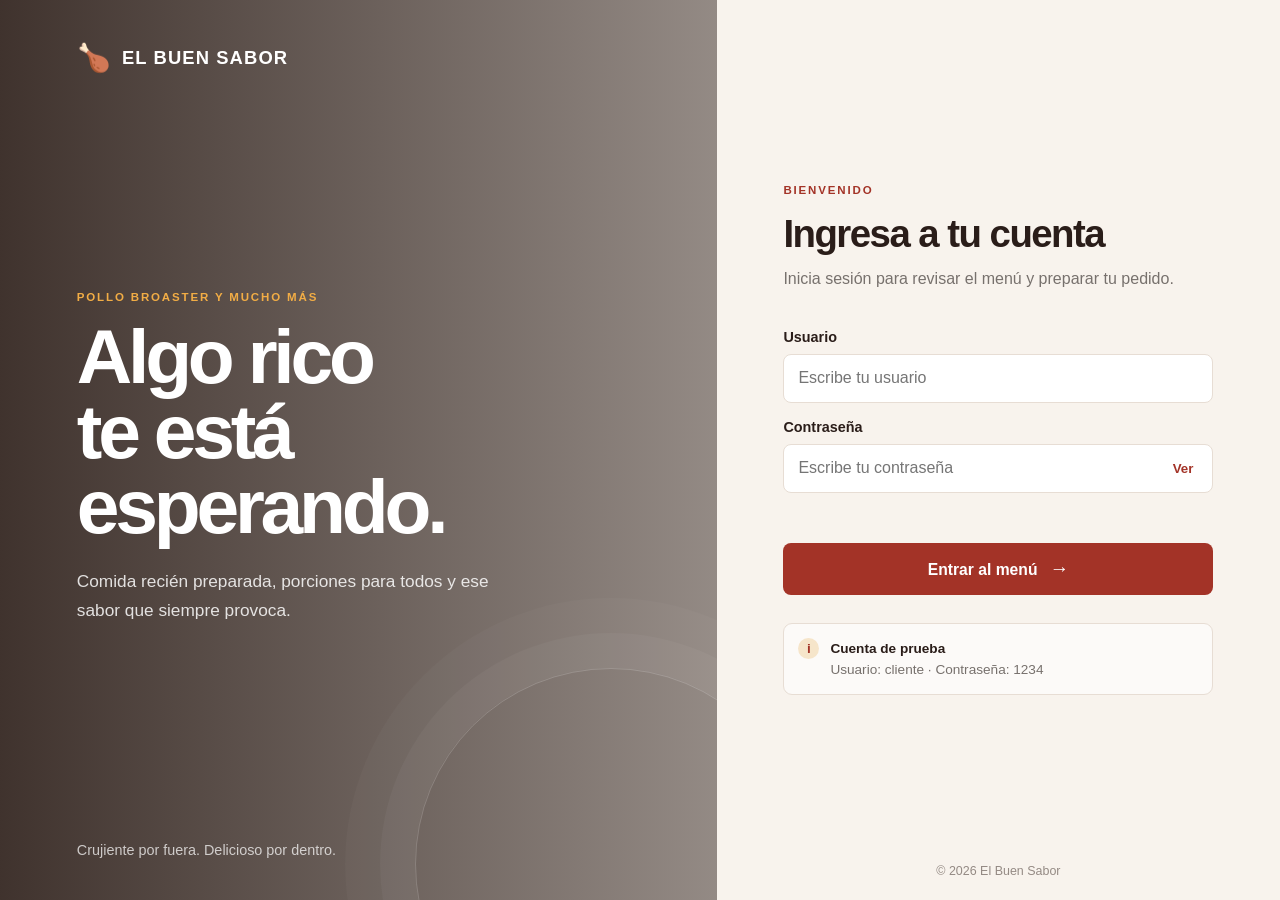
<file: index.html>
<!DOCTYPE html>
<html lang="es">
<head>
    <meta charset="UTF-8">
    <meta name="viewport" content="width=device-width, initial-scale=1">
    <meta name="theme-color" content="#251b18">
    <title>El Buen Sabor | Iniciar sesión</title>
    <link rel="stylesheet" href="css/stylelogin.css">
</head>
<body>
    <main class="login">
        <section class="login__presentacion">
            <div class="marca">
                <span class="marca__icono">🍗</span>
                <span>EL BUEN SABOR</span>
            </div>
            <div class="presentacion__texto">
                <p class="etiqueta">POLLO BROASTER Y MUCHO MÁS</p>
                <h1>Algo rico<br>te está esperando.</h1>
                <p>Comida recién preparada, porciones para todos y ese sabor que siempre provoca.</p>
            </div>
            <p class="presentacion__pie">
                Crujiente por fuera. Delicioso por dentro.
            </p>
        </section>
        <section class="login__panel">
            <div class="panel__contenido">
                <div class="panel__marca-movil">🍗 EL BUEN SABOR</div>
                <p class="etiqueta etiqueta--oscura">BIENVENIDO</p>
                <h2>Ingresa a tu cuenta</h2>
                <p class="panel__descripcion">
                    Inicia sesión para revisar el menú y preparar tu pedido.
                </p>
                <form id="formLogin" novalidate>
                    <label for="usuario">Usuario</label>
                    <input
                        type="text"
                        id="usuario"
                        name="usuario"
                        placeholder="Escribe tu usuario"
                        autocomplete="username"
                        required
                    >
                    <label for="clave">Contraseña</label>
                    <div class="campo-clave">
                        <input
                            type="password"
                            id="clave"
                            name="clave"
                            placeholder="Escribe tu contraseña"
                            autocomplete="current-password"
                            required
                        >
                        <button type="button" id="verClave">
                            Ver
                        </button>
                    </div>
                    <p id="mensaje" class="mensaje" role="alert"></p>
                    <button type="submit" class="boton-principal">
                        Entrar al menú <span>→</span>
                    </button>
                </form>
                <div class="datos-demo">
                    <span class="datos-demo__icono">i</span>
                    <p>
                        <strong>Cuenta de prueba</strong><br>
                        Usuario: cliente · Contraseña: 1234
                    </p>
                </div>
            </div>
            <footer class="login__footer">
                © 2026 El Buen Sabor
            </footer>
        </section>
    </main>
    <script src="js/scriptlogin.js"></script>
</body>
</html>
</file>
<file: css/stylelogin.css>
:root {
    --rojo: #a33327;
    --rojo-oscuro: #7e261e;
    --naranja: #f2ad45;
    --tinta: #2a1d19;
    --crema: #f8f3ed;
    --blanco: #ffffff;
    --gris: #77716d;
    --borde: #e7ddd4;
}
* {
    box-sizing: border-box;
    margin: 0;
    padding: 0;
}
body {
    min-height: 100vh;
    font-family: Arial, Helvetica, sans-serif;
    color: var(--tinta);
    background: var(--crema);
}
.login {
    min-height: 100vh;
    display: grid;
    grid-template-columns: 1.12fr .88fr;
}
.login__presentacion {
    position: relative;
    min-height: 700px;
    padding: 42px clamp(28px, 6vw, 88px);
    display: flex;
    flex-direction: column;
    justify-content: space-between;
    color: var(--blanco);
    overflow: hidden;
    background:
        linear-gradient(90deg, rgba(38,24,19,.88), rgba(38,24,19,.48)),
        url("https://images.unsplash.com/photo-1626082927389-6cd097cdc6ec?auto=format&fit=crop&w=1600&q=85") center/cover;
}
.login__presentacion::after {
    content: "";
    position: absolute;
    right: -90px;
    bottom: -160px;
    width: 390px;
    height: 390px;
    border: 1px solid rgba(255,255,255,.18);
    border-radius: 50%;
    box-shadow: 0 0 0 35px rgba(255,255,255,.035),
                0 0 0 70px rgba(255,255,255,.025);
    pointer-events: none;
}
.marca,
.footer__marca,
.panel__marca-movil {
    display: flex;
    align-items: center;
    gap: 10px;
    font-weight: 900;
    letter-spacing: .06em;
}
.marca {
    font-size: 1.15rem;
    position: relative;
    z-index: 1;
}
.marca__icono {
    font-size: 1.7rem;
}
.presentacion__texto {
    max-width: 570px;
    position: relative;
    z-index: 1;
    margin: 50px 0;
}
.etiqueta {
    color: var(--naranja);
    font-size: .72rem;
    font-weight: 800;
    letter-spacing: .16em;
    margin-bottom: 16px;
}
.presentacion__texto h1 {
    font-size: clamp(3rem, 6vw, 5.6rem);
    line-height: .98;
    letter-spacing: -.055em;
    margin-bottom: 22px;
}
.presentacion__texto h1 em {
    color: var(--naranja);
    font-style: normal;
}
.presentacion__texto > p:last-child {
    max-width: 420px;
    color: rgba(255,255,255,.84);
    font-size: 1.08rem;
    line-height: 1.7;
}
.presentacion__pie {
    color: rgba(255,255,255,.72);
    font-size: .9rem;
    position: relative;
    z-index: 1;
}
.login__panel {
    min-height: 100vh;
    padding: 35px clamp(25px, 5vw, 75px) 22px;
    display: flex;
    flex-direction: column;
    justify-content: center;
    background: var(--crema);
}
.panel__contenido {
    width: 100%;
    max-width: 430px;
    margin: auto;
}
.panel__marca-movil {
    display: none;
    color: var(--rojo);
    margin-bottom: 44px;
}
.etiqueta--oscura {
    color: var(--rojo);
}
.login__panel h2 {
    font-size: clamp(1.9rem, 3vw, 2.45rem);
    letter-spacing: -.04em;
    margin-bottom: 10px;
}
.panel__descripcion {
    color: var(--gris);
    line-height: 1.6;
    margin-bottom: 30px;
}
form {
    display: flex;
    flex-direction: column;
    gap: 9px;
}
label {
    font-size: .9rem;
    font-weight: 700;
    margin-top: 7px;
}
input {
    width: 100%;
    min-height: 49px;
    padding: 12px 14px;
    border: 1px solid var(--borde);
    border-radius: 8px;
    background: var(--blanco);
    color: var(--tinta);
    font: inherit;
}
input:focus {
    outline: 3px solid rgba(242,173,69,.28);
    border-color: var(--rojo);
}
.campo-clave {
    position: relative;
}
.campo-clave input {
    padding-right: 75px;
}
.campo-clave button {
    position: absolute;
    top: 50%;
    right: 13px;
    transform: translateY(-50%);
    border: 0;
    background: none;
    color: var(--rojo);
    font-weight: 800;
    cursor: pointer;
    padding: 7px;
}
.mensaje {
    min-height: 20px;
    margin-top: 5px;
    color: var(--rojo);
    font-size: .88rem;
}
.mensaje.ok {
    color: #247447;
}
.boton-principal {
    width: 100%;
    min-height: 52px;
    margin-top: 7px;
    padding: 13px 18px;
    border: 0;
    border-radius: 8px;
    background: var(--rojo);
    color: var(--blanco);
    font-size: .98rem;
    font-weight: 800;
    cursor: pointer;
    transition: background .2s, transform .2s;
}
.boton-principal span {
    font-size: 1.2rem;
    margin-left: 8px;
}
.boton-principal:hover {
    background: var(--rojo-oscuro);
    transform: translateY(-1px);
}
.datos-demo {
    display: flex;
    align-items: flex-start;
    gap: 11px;
    margin-top: 28px;
    padding: 14px;
    border: 1px solid var(--borde);
    border-radius: 9px;
    background: rgba(255,255,255,.65);
    color: var(--gris);
    font-size: .85rem;
    line-height: 1.55;
}
.datos-demo strong {
    color: var(--tinta);
}
.datos-demo__icono {
    flex: 0 0 21px;
    height: 21px;
    display: grid;
    place-items: center;
    border-radius: 50%;
    background: #f6e5ca;
    color: var(--rojo);
    font-weight: 900;
}
.login__footer {
    text-align: center;
    color: #948a84;
    font-size: .78rem;
    padding-top: 20px;
}
@media (max-width: 820px) {
    .login {
        grid-template-columns: 1fr;
    }
    .login__presentacion {
        min-height: 330px;
        padding: 28px;
    }
    .presentacion__texto {
        margin: 45px 0 10px;
    }
    .presentacion__texto h1 {
        font-size: clamp(2.8rem, 10vw, 4.3rem);
    }
    .presentacion__pie {
        display: none;
    }
    .login__panel {
        min-height: auto;
        padding: 42px 25px 20px;
    }
    .panel__contenido {
        max-width: 500px;
    }
}
@media (max-width: 480px) {
    .login__presentacion {
        min-height: 280px;
    }
    .presentacion__texto h1 {
        font-size: 2.8rem;
    }
    .presentacion__texto > p:last-child {
        font-size: .95rem;
    }
}
</file>
<file: css/styleindex.css>
:root {
    --rojo: #a33327;
    --rojo-oscuro: #7e261e;
    --naranja: #f2ad45;
    --tinta: #2a1d19;
    --crema: #f8f3ed;
    --blanco: #ffffff;
    --gris: #77716d;
    --borde: #e9dfd6;
    --alto-header: 72px;
}
* {
    box-sizing: border-box;
    margin: 0;
    padding: 0;
}
html {
    scroll-behavior: smooth;
    scroll-padding-top: 90px;
}
body {
    min-height: 100vh;
    display: flex;
    flex-direction: column;
    background: var(--crema);
    color: var(--tinta);
    font-family: Arial, Helvetica, sans-serif;
}
button, input, select {
    font: inherit;
}
:focus-visible {
    outline: 3px solid var(--naranja);
    outline-offset: 3px;
}
/* ENCABEZADO */
.header {
    position: sticky;
    top: 0;
    z-index: 30;
    min-height: var(--alto-header);
    display: flex;
    align-items: center;
    gap: 18px;
    padding: 0 clamp(16px, 4vw, 48px);
    background: var(--tinta);
    color: var(--blanco);
    box-shadow: 0 5px 18px rgba(42,29,25,.12);
}
.boton-menu {
    width: 38px;
    height: 38px;
    display: flex;
    flex-direction: column;
    justify-content: center;
    gap: 5px;
    border: 0;
    background: none;
    cursor: pointer;
}
.boton-menu span {
    display: block;
    width: 23px;
    height: 2px;
    border-radius: 3px;
    background: var(--blanco);
}
.logo {
    display: flex;
    align-items: center;
    gap: 9px;
    color: var(--blanco);
    text-decoration: none;
    font-size: 1rem;
    font-weight: 800;
    letter-spacing: .07em;
}
.logo b {
    color: var(--naranja);
}
.logo__icono {
    font-size: 1.55rem;
}
.header__acciones {
    margin-left: auto;
    display: flex;
    align-items: center;
    gap: 18px;
}
.saludo {
    color: rgba(255,255,255,.78);
    font-size: .88rem;
}
.enlace-pedido {
    color: var(--blanco);
    text-decoration: none;
    font-size: .9rem;
    font-weight: 700;
    white-space: nowrap;
}
.contador-carrito {
    display: inline-grid;
    place-items: center;
    min-width: 22px;
    height: 22px;
    padding: 0 5px;
    margin-left: 4px;
    border-radius: 20px;
    background: var(--naranja);
    color: var(--tinta);
    font-size: .75rem;
}
.boton-salir {
    border: 1px solid rgba(255,255,255,.38);
    border-radius: 6px;
    padding: 8px 12px;
    background: transparent;
    color: var(--blanco);
    cursor: pointer;
    font-size: .85rem;
}
.boton-salir:hover {
    background: rgba(255,255,255,.1);
}
/* MENU LATERAL */
.menu-lateral {
    position: fixed;
    z-index: 51;
    top: 0;
    bottom: 0;
    left: 0;
    width: 290px;
    max-width: 86vw;
    padding: 34px 25px;
    background: var(--blanco);
    box-shadow: 8px 0 30px rgba(42,29,25,.17);
    transform: translateX(-105%);
    transition: transform .28s ease;
}
.menu-lateral.abierto {
    transform: translateX(0);
}
.cerrar-menu {
    position: absolute;
    top: 14px;
    right: 17px;
    border: 0;
    background: none;
    color: var(--tinta);
    font-size: 2rem;
    cursor: pointer;
}
.menu-lateral h2 {
    max-width: 200px;
    margin-bottom: 24px;
    font-size: 1.6rem;
}
.menu-lateral ul {
    list-style: none;
    display: grid;
    gap: 7px;
}
.menu-lateral a {
    display: block;
    padding: 12px 13px;
    border-radius: 7px;
    color: var(--tinta);
    text-decoration: none;
    font-weight: 700;
    font-size: .92rem;
}
.menu-lateral a:hover {
    background: var(--crema);
}
.menu-lateral a.activo {
    background: var(--rojo);
    color: var(--blanco);
}
.menu__nota {
    margin-top: 38px;
    padding: 15px;
    border-radius: 8px;
    background: #fbf0dd;
    color: #75502a;
    font-size: .83rem;
    line-height: 1.5;
}
.fondo {
    position: fixed;
    z-index: 50;
    inset: 0;
    background: rgba(28,19,16,.58);
}
.fondo[hidden] {
    display: none;
}
/* CONTENIDO */
.contenedor {
    width: min(1200px, calc(100% - 48px));
    margin: 30px auto 44px;
    flex: 1;
}
.portada {
    position: relative;
    min-height: 390px;
    display: grid;
    grid-template-columns: 1fr .9fr;
    overflow: hidden;
    border-radius: 15px;
    background: var(--tinta);
    color: var(--blanco);
}
.portada__texto {
    position: relative;
    z-index: 2;
    align-self: center;
    padding: 48px clamp(28px, 5vw, 65px);
}
.portada__texto h1 {
    margin-bottom: 17px;
    font-size: clamp(2.8rem, 5vw, 4.8rem);
    line-height: .98;
    letter-spacing: -.06em;
}
.portada__texto h1 em {
    color: var(--naranja);
    font-style: normal;
}
.portada__texto > p:not(.etiqueta) {
    max-width: 410px;
    margin-bottom: 25px;
    color: rgba(255,255,255,.78);
    line-height: 1.65;
}
.portada__foto {
    min-height: 390px;
    background:
        linear-gradient(90deg, var(--tinta), rgba(42,29,25,.05) 45%),
        url("https://images.unsplash.com/photo-1626082927389-6cd097cdc6ec?auto=format&fit=crop&w=1300&q=85") center/cover;
}
.boton-portada {
    display: inline-flex;
    align-items: center;
    gap: 15px;
    padding: 12px 17px;
    border-radius: 7px;
    background: var(--naranja);
    color: var(--tinta);
    text-decoration: none;
    font-weight: 800;
    font-size: .9rem;
}
.boton-portada:hover {
    background: #ffc56b;
}
.portada__sello {
    position: absolute;
    z-index: 3;
    right: 28px;
    bottom: 25px;
    display: flex;
    align-items: center;
    gap: 9px;
    padding: 11px 14px;
    border: 1px solid rgba(255,255,255,.32);
    border-radius: 9px;
    background: rgba(42,29,25,.72);
}
.portada__sello strong {
    color: var(--naranja);
    font-size: 1.5rem;
}
.portada__sello span {
    font-size: .62rem;
    font-weight: 800;
    line-height: 1.2;
    letter-spacing: .08em;
}
.etiqueta {
    color: var(--naranja);
    font-size: .7rem;
    font-weight: 800;
    letter-spacing: .15em;
    margin-bottom: 13px;
}
.etiqueta--oscura {
    color: var(--rojo);
}
/* CATALOGO Y BUSCADOR */
.seccion-menu {
    padding-top: 54px;
}
.seccion__encabezado {
    display: flex;
    align-items: end;
    justify-content: space-between;
    gap: 20px;
    margin-bottom: 25px;
}
.seccion__encabezado h2 {
    margin-bottom: 7px;
    font-size: clamp(1.8rem, 3vw, 2.4rem);
}
.texto-secundario {
    color: var(--gris);
    font-size: .92rem;
    line-height: 1.55;
}
.buscador {
    width: min(350px, 100%);
    min-height: 46px;
    display: flex;
    align-items: center;
    gap: 9px;
    padding: 0 13px;
    border: 1px solid var(--borde);
    border-radius: 8px;
    background: var(--blanco);
}
.buscador span {
    color: var(--rojo);
    font-size: 1.7rem;
}
.buscador input {
    width: 100%;
    min-width: 0;
    border: 0;
    outline: 0;
    background: transparent;
    color: var(--tinta);
    font-size: .9rem;
}
.filtros {
    display: flex;
    flex-wrap: wrap;
    gap: 8px;
    margin-bottom: 27px;
}
.filtro {
    padding: 9px 14px;
    border: 1px solid var(--borde);
    border-radius: 30px;
    background: var(--blanco);
    color: var(--tinta);
    cursor: pointer;
    font-size: .85rem;
    font-weight: 700;
}
.filtro:hover,
.filtro.activo {
    border-color: var(--rojo);
    background: var(--rojo);
    color: var(--blanco);
}
.catalogo__info {
    display: flex;
    align-items: baseline;
    justify-content: space-between;
    gap: 12px;
    margin-bottom: 15px;
}
.catalogo__info h3 {
    font-size: 1.1rem;
}
.catalogo__info p {
    color: var(--gris);
    font-size: .84rem;
}
/* TARJETAS */
.productos {
    display: grid;
    grid-template-columns: repeat(4, minmax(0, 1fr));
    gap: 18px;
}
.producto {
    min-width: 0;
    display: flex;
    flex-direction: column;
    overflow: hidden;
    border: 1px solid var(--borde);
    border-radius: 11px;
    background: var(--blanco);
    transition: transform .2s, box-shadow .2s;
}
.producto:hover {
    transform: translateY(-4px);
    box-shadow: 0 12px 28px rgba(42,29,25,.09);
}
.producto-imagen {
    position: relative;
    height: 176px;
    overflow: hidden;
    background: #ead9c8;
}
.producto-imagen img {
    display: block;
    width: 100%;
    height: 100%;
    object-fit: cover;
    transition: transform .35s;
}
.producto:hover .producto-imagen img {
    transform: scale(1.05);
}
.producto-imagen.sin-imagen {
    display: grid;
    place-items: center;
}
.producto-imagen.sin-imagen::after {
    content: "🍗";
    font-size: 3rem;
}
.producto-etiqueta {
    position: absolute;
    top: 11px;
    left: 11px;
    padding: 6px 9px;
    border-radius: 20px;
    background: var(--naranja);
    color: var(--tinta);
    font-size: .68rem;
    font-weight: 800;
}
.producto-info {
    flex: 1;
    display: flex;
    flex-direction: column;
    padding: 14px;
}
.producto-info h3 {
    margin-bottom: 6px;
    font-size: 1rem;
}
.descripcion {
    min-height: 35px;
    margin-bottom: 12px;
    color: var(--gris);
    font-size: .82rem;
    line-height: 1.45;
}
.producto-precio {
    margin-top: auto;
    margin-bottom: 10px;
    color: var(--rojo);
    font-size: .9rem;
    font-weight: 800;
}
.producto-precio small {
    color: var(--gris);
    font-size: .73rem;
    font-weight: 400;
}
.selector-tamano {
    width: 100%;
    min-height: 39px;
    margin-bottom: 9px;
    padding: 8px 9px;
    border: 1px solid var(--borde);
    border-radius: 6px;
    background: #fffdfa;
    color: var(--tinta);
    font-size: .82rem;
}
.agregar {
    width: 100%;
    min-height: 40px;
    padding: 9px;
    border: 0;
    border-radius: 6px;
    background: var(--tinta);
    color: var(--blanco);
    cursor: pointer;
    font-size: .84rem;
    font-weight: 800;
}
.agregar:hover {
    background: var(--rojo);
}
.sin-resultados {
    padding: 45px 20px;
    text-align: center;
    border: 1px dashed var(--borde);
    border-radius: 10px;
    background: rgba(255,255,255,.45);
}
.sin-resultados[hidden] {
    display: none;
}
.sin-resultados span {
    font-size: 2rem;
}
.sin-resultados h3 {
    margin: 9px 0 5px;
}
.sin-resultados p {
    color: var(--gris);
    font-size: .9rem;
}
.franja-info {
    display: flex;
    align-items: center;
    gap: 15px;
    margin-top: 45px;
    padding: 18px 22px;
    border-radius: 9px;
    background: #f6e8d1;
    color: #644927;
}
.franja-info span {
    font-size: 1.8rem;
}
.franja-info p {
    font-size: .9rem;
    line-height: 1.5;
}
/* CARRITO */
.panel-pedido {
    width: min(1200px, calc(100% - 48px));
    margin: 0 auto 45px;
}
.panel-pedido__interior {
    padding: 24px;
    border: 1px solid var(--borde);
    border-radius: 12px;
    background: var(--blanco);
    box-shadow: 0 8px 25px rgba(42,29,25,.045);
}
.pedido__encabezado {
    display: flex;
    align-items: center;
    justify-content: space-between;
    gap: 12px;
    margin-bottom: 18px;
}
.pedido__encabezado .etiqueta {
    margin-bottom: 7px;
}
.pedido__encabezado h2 {
    display: flex;
    align-items: center;
    gap: 10px;
    font-size: 1.5rem;
}
.cantidad-titulo {
    display: inline-grid;
    place-items: center;
    min-width: 24px;
    height: 24px;
    padding: 0 6px;
    border-radius: 20px;
    background: #f7e7ce;
    color: var(--rojo);
    font-size: .75rem;
}
.pedido__icono {
    font-size: 1.7rem;
}
.carrito-vacio {
    padding: 17px;
    border-radius: 7px;
    background: var(--crema);
    color: var(--gris);
    font-size: .9rem;
}
.carrito-vacio[hidden] {
    display: none;
}
.lista-carrito {
    display: grid;
    gap: 10px;
    list-style: none;
}
.item-carrito {
    display: grid;
    grid-template-columns: minmax(0, 1fr) auto auto;
    align-items: center;
    gap: 14px;
    padding: 12px 0;
    border-bottom: 1px solid var(--borde);
}
.item-carrito__nombre {
    display: block;
    font-size: .91rem;
    font-weight: 800;
}
.item-carrito__tamano {
    display: block;
    margin-top: 4px;
    color: var(--gris);
    font-size: .78rem;
}
.item-carrito__precio {
    min-width: 85px;
    text-align: right;
    font-size: .9rem;
    font-weight: 800;
}
.controles-cantidad {
    display: flex;
    align-items: center;
    gap: 9px;
}
.cantidad-btn {
    width: 29px;
    height: 29px;
    display: grid;
    place-items: center;
    border: 1px solid var(--borde);
    border-radius: 6px;
    background: var(--crema);
    color: var(--tinta);
    cursor: pointer;
    font-size: 1.1rem;
    font-weight: 800;
}
.cantidad-btn:hover {
    border-color: var(--rojo);
    color: var(--rojo);
}
.cantidad-numero {
    min-width: 15px;
    text-align: center;
    font-weight: 800;
}
.quitar-item {
    border: 0;
    background: none;
    color: var(--rojo);
    cursor: pointer;
    font-size: .78rem;
    text-decoration: underline;
}
.pedido__totales {
    display: grid;
    gap: 10px;
    margin-top: 18px;
}
.pedido__totales > div {
    display: flex;
    justify-content: space-between;
    gap: 10px;
    color: var(--gris);
    font-size: .9rem;
}
.pedido__totales .total-final {
    padding-top: 12px;
    border-top: 1px solid var(--borde);
    color: var(--tinta);
    font-size: 1.05rem;
    font-weight: 800;
}
.total-final strong {
    color: var(--rojo);
    font-size: 1.3rem;
}
.boton-finalizar {
    width: 100%;
    min-height: 45px;
    margin-top: 19px;
    padding: 11px 15px;
    border: 0;
    border-radius: 7px;
    background: var(--rojo);
    color: var(--blanco);
    cursor: pointer;
    font-weight: 800;
}
.boton-finalizar:hover:not(:disabled) {
    background: var(--rojo-oscuro);
}
.boton-finalizar:disabled,
.boton-vaciar:disabled {
    opacity: .45;
    cursor: not-allowed;
}
.boton-vaciar {
    width: 100%;
    min-height: 40px;
    margin-top: 8px;
    border: 1px solid var(--borde);
    border-radius: 7px;
    background: var(--blanco);
    color: var(--gris);
    cursor: pointer;
    font-size: .85rem;
    font-weight: 700;
}
.boton-vaciar:hover:not(:disabled) {
    border-color: var(--rojo);
    color: var(--rojo);
}
.pedido__aclaracion {
    margin-top: 12px;
    color: var(--gris);
    font-size: .72rem;
    line-height: 1.45;
    text-align: center;
}
/* PIE DE PAGINA */
.footer {
    display: flex;
    align-items: center;
    justify-content: space-between;
    flex-wrap: wrap;
    gap: 12px;
    padding: 22px clamp(20px, 4vw, 48px);
    background: var(--tinta);
    color: rgba(255,255,255,.72);
    font-size: .82rem;
}
.footer__marca {
    color: var(--blanco);
    font-size: .9rem;
    font-weight: 900;
}
/* VENTANA DE CONFIRMACION */
.modal-pedido {
    width: min(480px, calc(100% - 28px));
    max-height: 85vh;
    margin: auto;
    padding: 25px;
    border: 0;
    border-radius: 12px;
    background: var(--blanco);
    color: var(--tinta);
    box-shadow: 0 20px 70px rgba(0,0,0,.25);
}
.modal-pedido::backdrop {
    background: rgba(28,19,16,.62);
}
.modal__encabezado {
    display: flex;
    align-items: center;
    justify-content: space-between;
}
.modal__encabezado .etiqueta {
    margin: 0;
}
.modal__cerrar {
    width: 30px;
    height: 30px;
    border: 0;
    border-radius: 50%;
    background: var(--crema);
    color: var(--tinta);
    cursor: pointer;
    font-size: 1.4rem;
}
.modal-pedido h2 {
    margin: 12px 0 5px;
    font-size: 1.65rem;
}
.resumen-pedido {
    display: grid;
    gap: 9px;
    max-height: 230px;
    overflow-y: auto;
    margin-top: 20px;
    list-style: none;
}
.resumen-pedido li {
    display: flex;
    justify-content: space-between;
    gap: 12px;
    padding-bottom: 9px;
    border-bottom: 1px solid var(--borde);
    font-size: .86rem;
}
.resumen__total {
    display: flex;
    justify-content: space-between;
    margin-top: 18px;
    padding-top: 14px;
    border-top: 1px solid var(--borde);
    font-weight: 800;
}
.resumen__total strong {
    color: var(--rojo);
    font-size: 1.25rem;
}
.modal__acciones {
    display: grid;
    gap: 8px;
}
.modal__acciones .boton-finalizar {
    margin-top: 18px;
}
.modal__acciones .boton-vaciar {
    margin-top: 0;
}
/* NOTIFICACIONES */
.notificacion {
    position: fixed;
    z-index: 100;
    right: 22px;
    bottom: 22px;
    max-width: min(380px, calc(100% - 44px));
    padding: 13px 17px;
    border-radius: 8px;
    background: var(--tinta);
    color: var(--blanco);
    box-shadow: 0 8px 25px rgba(0,0,0,.2);
    font-size: .88rem;
    opacity: 0;
    pointer-events: none;
    transform: translateY(12px);
    transition: opacity .2s, transform .2s;
}
.notificacion.visible {
    opacity: 1;
    transform: translateY(0);
}
/* ADAPTACION A TABLETS Y CELULARES */
@media (max-width: 1050px) {
    .productos {
        grid-template-columns: repeat(3, minmax(0, 1fr));
    }
    .portada {
        grid-template-columns: 1fr .75fr;
    }
}
@media (max-width: 760px) {
    .header {
        min-height: 64px;
        gap: 10px;
        padding: 0 13px;
    }
    .logo {
        font-size: .83rem;
    }
    .header__acciones {
        gap: 10px;
    }
    .saludo {
        display: none;
    }
    .boton-salir {
        padding: 7px 9px;
    }
    .contenedor,
    .panel-pedido {
        width: calc(100% - 28px);
    }
    .contenedor {
        margin-top: 15px;
    }
    .portada {
        min-height: 480px;
        grid-template-columns: 1fr;
        grid-template-rows: 1fr 180px;
    }
    .portada__texto {
        padding: 32px 25px 20px;
    }
    .portada__texto h1 {
        font-size: 3.2rem;
    }
    .portada__foto {
        min-height: 180px;
    }
    .portada__sello {
        right: 15px;
        bottom: 15px;
    }
    .seccion-menu {
        padding-top: 38px;
    }
    .seccion__encabezado {
        align-items: stretch;
        flex-direction: column;
    }
    .buscador {
        width: 100%;
    }
    .productos {
        grid-template-columns: repeat(2, minmax(0, 1fr));
        gap: 12px;
    }
    .producto-imagen {
        height: 140px;
    }
    .producto-info {
        padding: 11px;
    }
    .producto-info h3 {
        font-size: .92rem;
    }
    .descripcion {
        font-size: .76rem;
    }
    .panel-pedido {
        margin-bottom: 30px;
    }
    .panel-pedido__interior {
        padding: 17px;
    }
    .footer {
        align-items: flex-start;
        flex-direction: column;
    }
}
@media (max-width: 390px) {
    .logo {
        gap: 5px;
        font-size: .72rem;
    }
    .logo__icono {
        font-size: 1.25rem;
    }
    .enlace-pedido {
        font-size: .78rem;
    }
    .productos {
        grid-template-columns: 1fr;
    }
    .producto {
        display: grid;
        grid-template-columns: 115px minmax(0,1fr);
    }
    .producto-imagen {
        height: 100%;
        min-height: 190px;
    }
    .producto-info {
        padding: 12px;
    }
    .item-carrito {
        grid-template-columns: minmax(0,1fr) auto;
    }
    .item-carrito__precio {
        grid-column: 1;
        text-align: left;
    }
    .controles-cantidad {
        grid-column: 2;
        grid-row: 1 / span 2;
    }
}
@media (prefers-reduced-motion: reduce) {
    *,
    *::before,
    *::after {
        scroll-behavior: auto !important;
        transition-duration: .01ms !important;
    }
}
</file>
